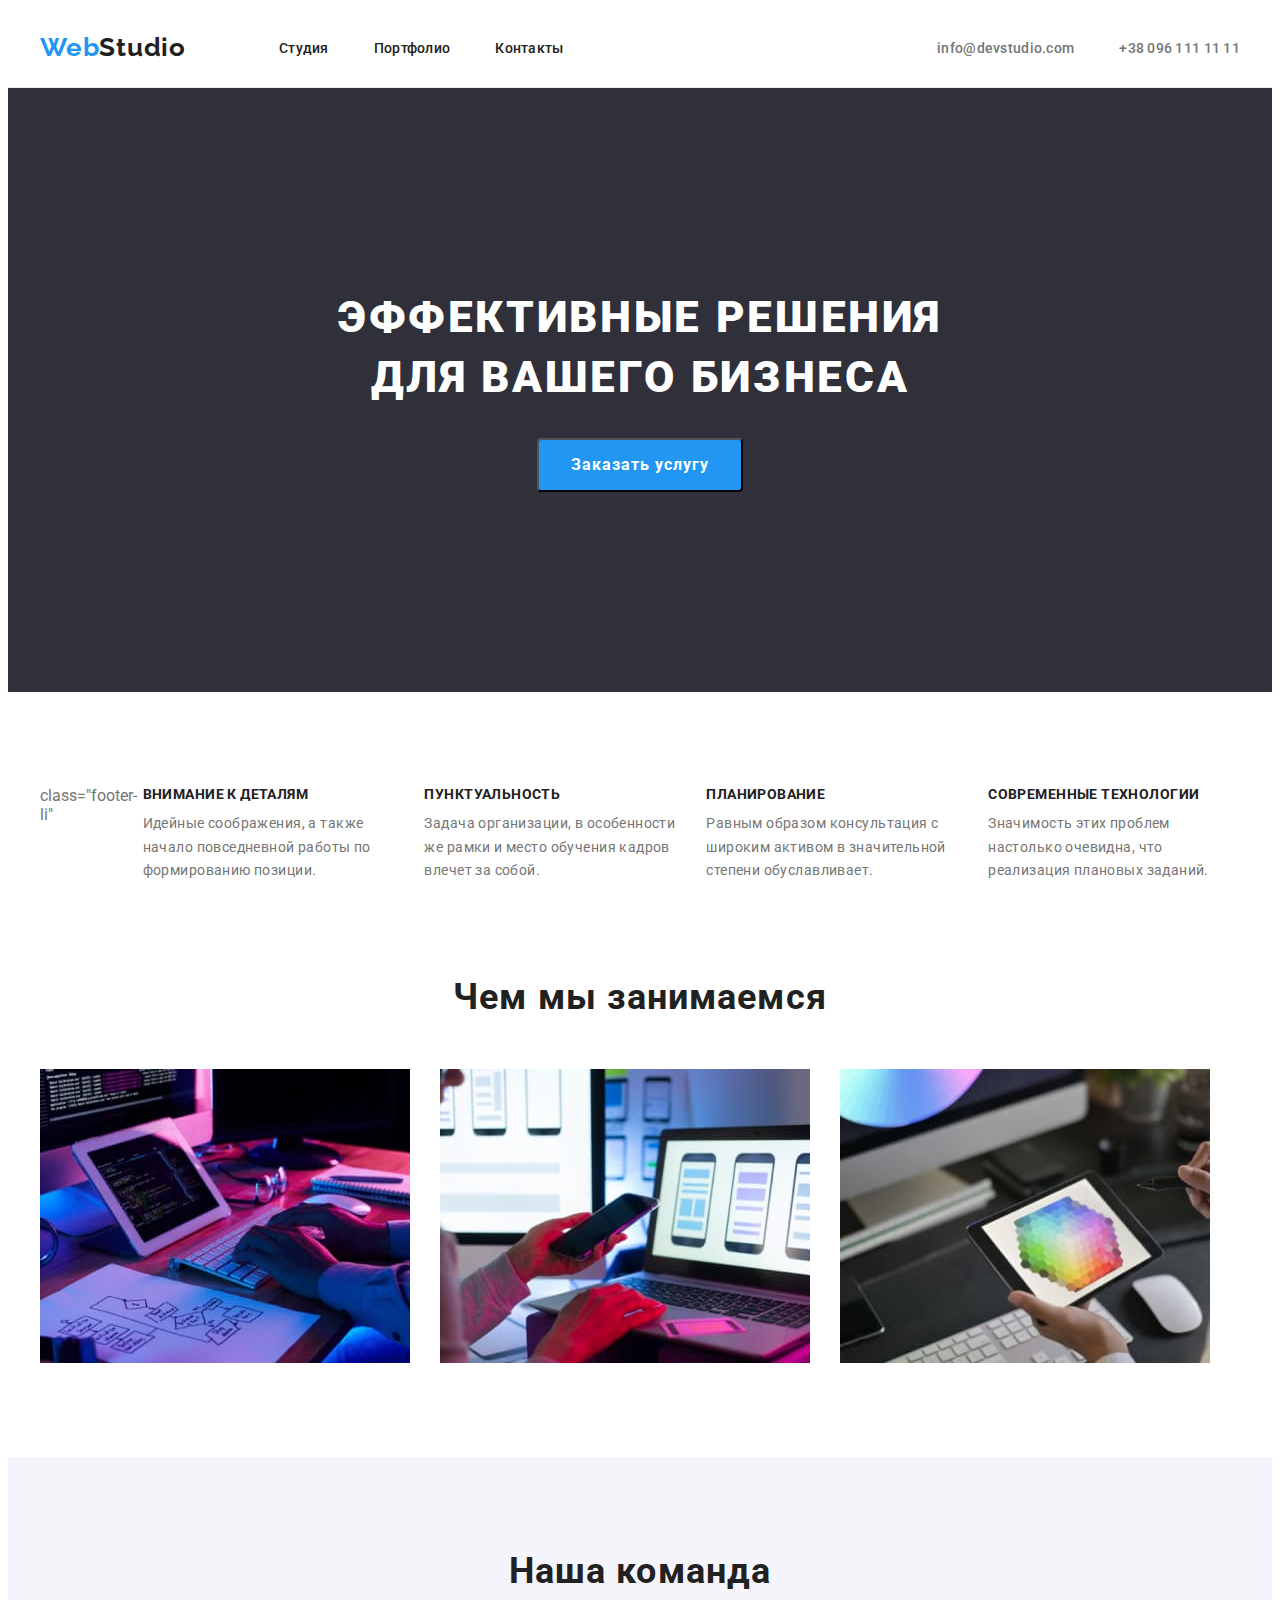
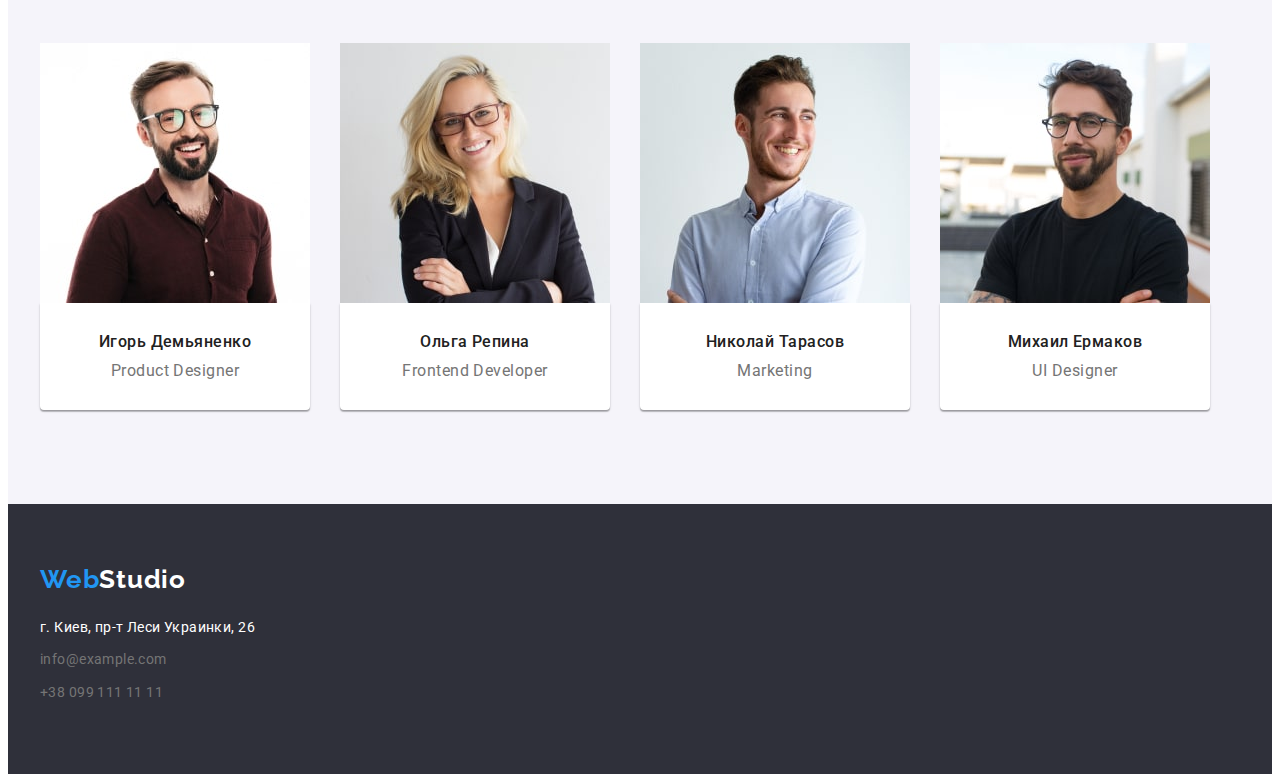
<file: index.html>
<!DOCTYPE html>
<html lang="ru">
  <head>
    <meta charset="UTF-8" />
    <meta http-equiv="X-UA-Compatible" content="IE=edge" />
    <meta name="viewport" content="width=device-width, initial-scale=1.0" />
    <title>WebStudio</title>
    <link rel="preconnect" href="https://fonts.googleapis.com" />
    <link rel="preconnect" href="https://fonts.gstatic.com" crossorigin />
    <link
      href="https://fonts.googleapis.com/css2?family=Raleway:wght@700&family=Roboto:wght@400;500;700;900&display=swap"
      rel="stylesheet"
    />
    <link
      rel="stylesheet"
      href="https://cdnjs.cloudflare.com/ajax/libs/modern-normalize/1.1.0/modern-normalize.min.css"
      integrity="sha512-wpPYUAdjBVSE4KJnH1VR1HeZfpl1ub8YT/NKx4PuQ5NmX2tKuGu6U/JRp5y+Y8XG2tV+wKQpNHVUX03MfMFn9Q=="
      crossorigin="anonymous"
      referrerpolicy="no-referrer"
    />
    <link rel="stylesheet" href="./css/styles.css" />
  </head>
  <body>
    <header class="header">
      <div class="container header-container">
        <nav class="header-navigation">
          <a href="" class="heder-logo link"
            >Web<span class="studio-nav">Studio</span></a>
          <ul class="heder-list">
            <li class="header-item">
              <a class="header-link link" href="">Студия</a>
            </li>
            <li class="header-item">
              <a class="header-link link" href="./portfolio.html">Портфолио</a>
            </li>
            <li class="header-item">
              <a class="header-link link" href="">Контакты</a>
            </li>
          </ul>
        </nav>
          <ul class="heder-list header-connect">
            <li class="header-item">
              <a class="link header-tel" href="mailto:info@devstudio.com"
                >info@devstudio.com</a
              >
            </li>
            <li class="header-item">
              <a class="link header-tel" href="tel:+380961111111"
                >+38 096 111 11 11</a
              >
            </li>
          </ul>
      </div>
    </header>
    <main>
      <section class="section-services">
        <div class="container">
        <h1 class="section-title">Эффективные решения для вашего бизнеса</h1>
        <button class="section-btn" type="button">Заказать услугу</button>
      </div>
      </section>
      <section class="section">
        <div class="container">
        <h2 class="visually-hidden">заголовок</h2>
        <ul class="work-list"> class="footer-li"
          <li class="work-li">
            <h3 class="section-work-title">Внимание к деталям</h3>
            <p class="section-work-text">
              Идейные соображения, а также начало повседневной работы по
              формированию позиции.
            </p>
          </li>
          <li class="work-li">
            <h3 class="section-work-title">Пунктуальность</h3>
            <p class="section-work-text">
              Задача организации, в особенности же рамки и место обучения кадров
              влечет за собой.
            </p>
          </li>
          <li class="work-li">
            <h3 class="section-work-title">Планирование</h3>
            <p class="section-work-text">
              Равным образом консультация с широким активом в значительной
              степени обуславливает.
            </p>
          </li>
          <li class="work-li">
            <h3 class="section-work-title">Современные технологии</h3>
            <p class="section-work-text">
              Значимость этих проблем настолько очевидна, что реализация
              плановых заданий.
            </p>
          </li>
        </ul>
      </div>
      </section>
      <section class="section section-ourwork">
        <div class="container">
        <h2 class="section-ourwork-title">Чем мы занимаемся</h2>
        <ul class="about-list">
          <li class="about-item">
            <img class="about-img"
              src="./images/img1.jpg"
              alt="наша работа"
              width="370"
              height="294"
            />
          </li>
          <li class="about-item">
            <img class="about-img"
              src="./images/img2.jpg"
              alt="наша работа"
              width="370"
              height="294"
            />
          </li>
          <li class="about-item">
            <img class="about-img"
              src="./images/img3.jpg"
              alt="наша работа"
              width="370"
              height="294"
            />
          </li>
        </ul>
        </div>
      </section>
      <section class="section section-team">
        <div class="container">
        <h2 class="section-team-title">Наша команда</h2>
        <ul class="list-team">
          <li class="team-li">
            <img
              src="./images/img1-min.jpg"
              alt="фото сотрудника"
              width="270"
              height="260"about-item
            />
            <div class="team-div">
            <h3 class="section-team-name">Игорь Демьяненко</h3>
            <p class="section-team-text" lang="en">Product Designer</p>
          </div>
          </li>
          <li class="team-li">
            <img
              src="./images/img2-min.jpg"
              alt="фото сотрудника"
              width="270"
              height="260"
            />
            <div class="team-div">
            <h3 class="section-team-name">Ольга Репина</h3>
            <p class="section-team-text" lang="en">Frontend Developer</p>
          </div>
          </li>
          <li class="team-li">
            <img
              src="./images/img3-min.jpg"
              alt="фото сотрудника"
              width="270"
              height="260"
            />
            <div class="team-div">
            <h3 class="section-team-name">Николай Тарасов</h3>
            <p class="section-team-text" lang="en">Marketing</p>
          </div>
          </li>
          <li class="team-li">
            <img
              src="./images/img4-min.jpg"
              alt="фото сотрудника"
              width="270"
              height="260"
            />
            <div class="team-div">
            <h3 class="section-team-name">Михаил Ермаков</h3>
            <p class="section-team-text" lang="en">UI Designer</p>
          </div>
          </li>
        </ul>
      </div>
      </section>
    </div>
  </main>
      <footer class="footer">
        <div class="container">
        <a href="./index.html" class="heder-logo-footer link"
          >Web<span class="studio-footer">Studio</span></a
        >
        <address style="font-style: normal;">
          <ul>
            <li class="footer-li">
              <a
                class="footer-map link"
                href="http://goo.gl/maps/J8RDsRpYymLc4zaT9"
                target="_blank"
                rel="noopener noreferrer"
                >г. Киев, пр-т Леси Украинки, 26</a
              >
            </li>
            <li class="footer-li">
              <a
                class="footer-communication link"
                href="mailto:info@example.com"
                >info@example.com</a
              >
            </li>
            <li class="footer-li">
              <a class="footer-communication link" href="tel:+380991111111"
                >+38 099 111 11 11</a
              >
            </li>
          </ul>
        </address>
      </div>
      </footer>
  </body>
</html>
</file>
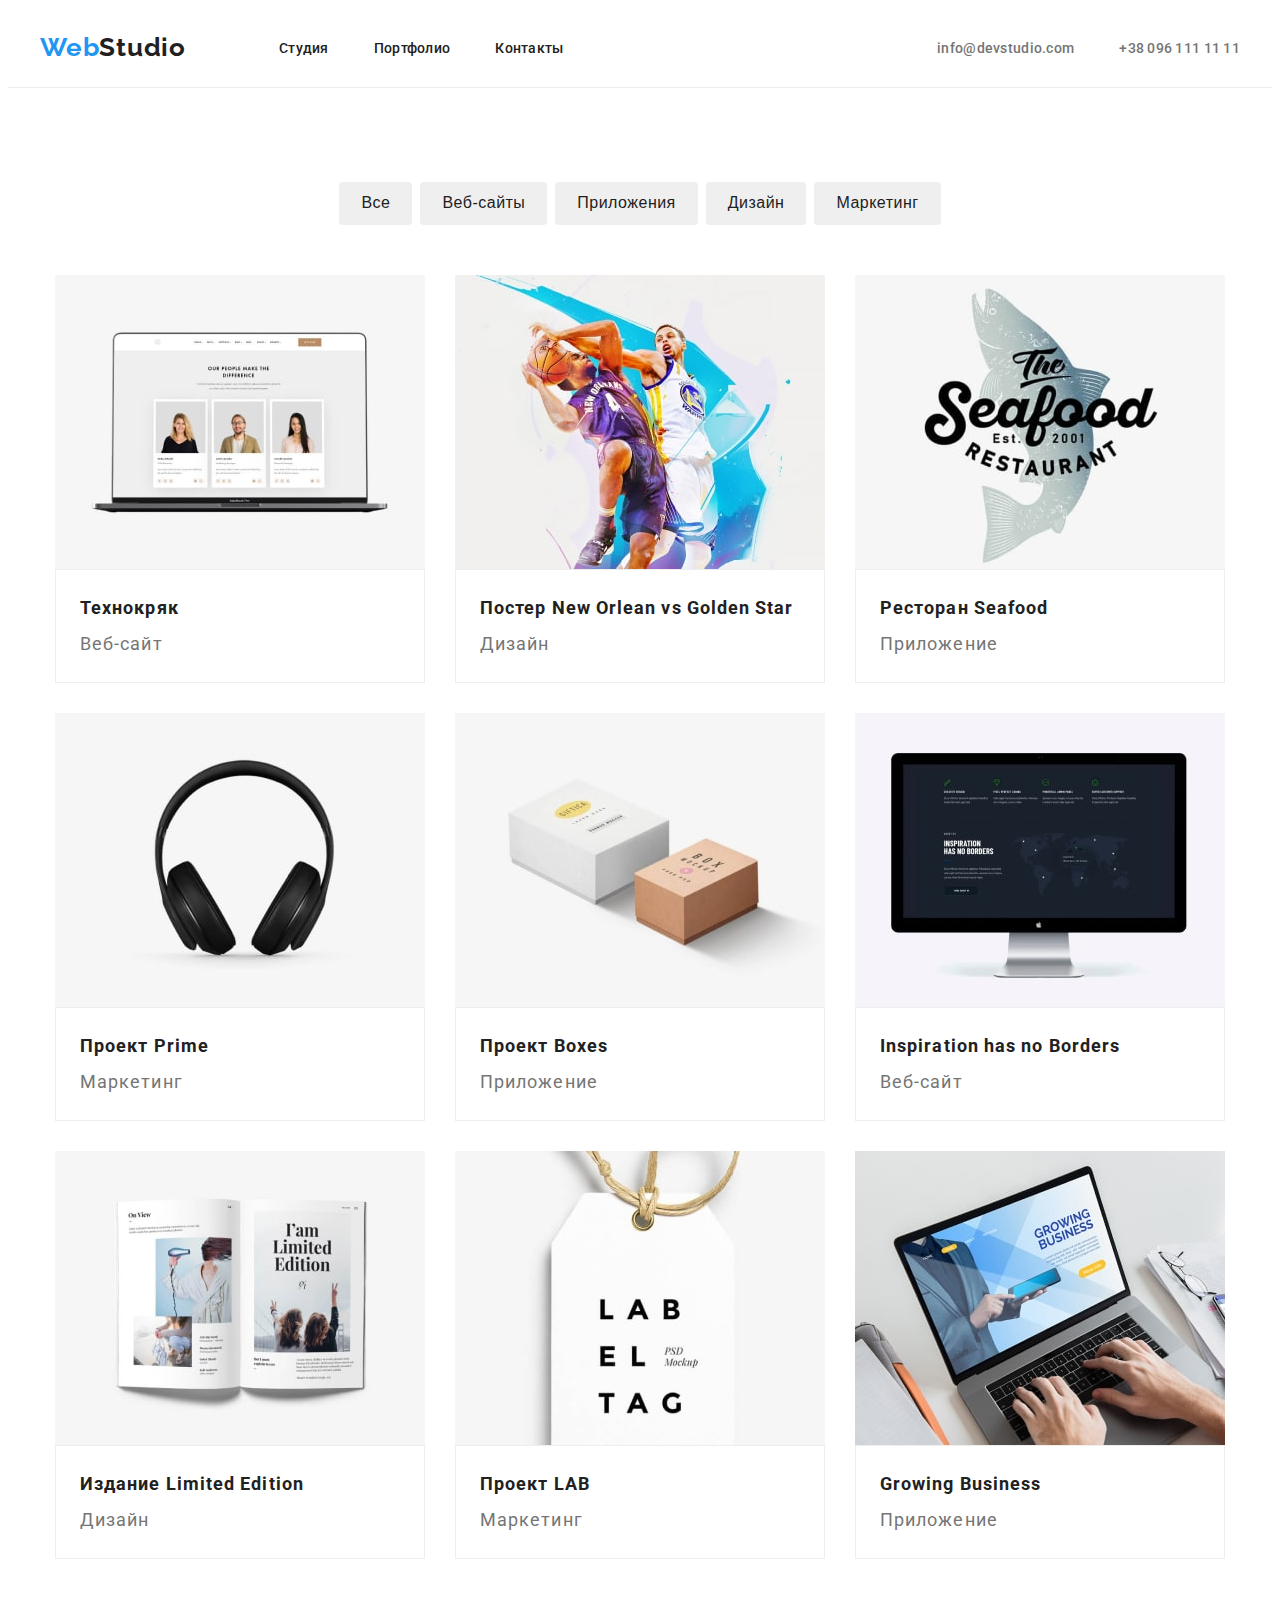
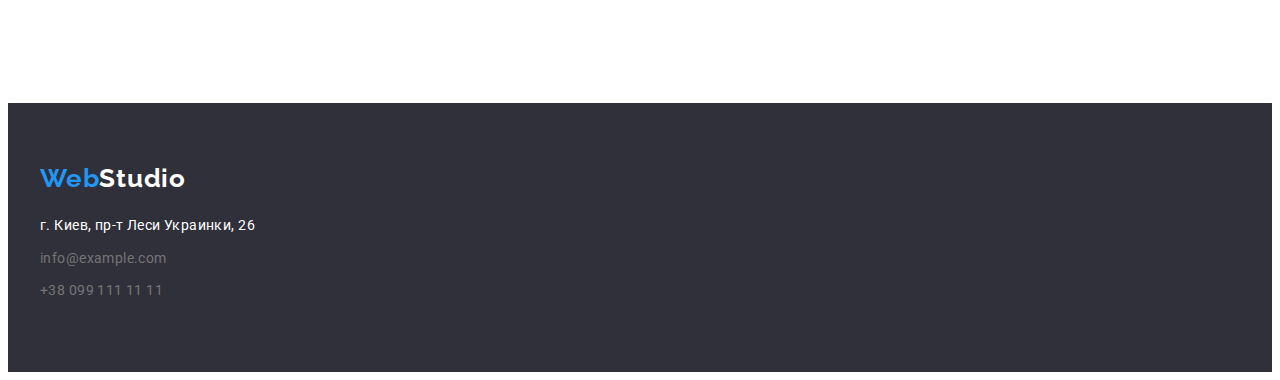
<file: portfolio.html>
<!DOCTYPE html>
<html lang="ru">
  <head>
    <meta charset="UTF-8" />
    <meta http-equiv="X-UA-Compatible" content="IE=edge" />
    <meta name="viewport" content="width=device-width, initial-scale=1.0" />
    <title>WebStudio</title>
    <link rel="preconnect" href="https://fonts.googleapis.com" />
    <link rel="preconnect" href="https://fonts.gstatic.com" crossorigin />
    <link
      href="https://fonts.googleapis.com/css2?family=Raleway:wght@700&family=Roboto:wght@400;500;700;900&display=swap"
      rel="stylesheet"
    />
    <link
      rel="stylesheet"
      href="https://cdnjs.cloudflare.com/ajax/libs/modern-normalize/1.1.0/modern-normalize.min.css"
      integrity="sha512-wpPYUAdjBVSE4KJnH1VR1HeZfpl1ub8YT/NKx4PuQ5NmX2tKuGu6U/JRp5y+Y8XG2tV+wKQpNHVUX03MfMFn9Q=="
      crossorigin="anonymous"
      referrerpolicy="no-referrer"
    />
    <link rel="stylesheet" href="./css/styles.css" />
  </head>
  <body>
    <header class="header">
      <div class="container header-container">
        <nav class="header-navigation">
          <a href="" class="heder-logo link"
            >Web<span class="studio-nav">Studio</span></a>
          <ul class="heder-list">
            <li class="header-item">
              <a class="header-link link" href="./index.html">Студия</a>
            </li>
            <li class="header-item">
              <a class="header-link link" href="./portfolio.html">Портфолио</a>
            </li>
            <li class="header-item">
              <a class="header-link link" href="">Контакты</a>
            </li>
          </ul>
        </nav>
          <ul class="heder-list header-connect">
            <li class="header-item">
              <a class="link header-tel element-tel" href="mailto:info@devstudio.com"
                >info@devstudio.com</a
              >
            </li>
            <li class="header-item">
              <a class="link header-tel" href="tel:+380961111111"
                >+38 096 111 11 11</a
              >
            </li>
          </ul>
      </div>
    </header>
    <main>
      <section class="section">
        <div class="container">
          <h1 class="visually-hidden">portfolio</h1>
          <ul class="portfolio-btn">
            <li class="filter-btn-li">
              <button class="filter-btn" type="button">Все</button>
            </li>
            <li class="filter-btn-li">
              <button class="filter-btn" type="button">Веб-сайты</button>
            </li>
            <li class="filter-btn-li">
              <button class="filter-btn" type="button">Приложения</button>
            </li>
            <li class="filter-btn-li">
              <button class="filter-btn" type="button">Дизайн</button>
            </li>
            <li class="filter-btn-li">
              <button class="filter-btn" type="button">Маркетинг</button>
            </li>
          </ul>
          <ul class="portfolio-ul">
            <li class="work-item">
              <img
                class="works-img"
                src="./images/img11.jpg"
                alt="Технокряк"
                width="370"
                height="294"
              />
              <div class="portfolio-div">
                <h2 class="section-title-portfolio">Технокряк</h2>
                <p class="section-title-portfolio-name">Веб-сайт</p>
              </div>
            </li>
            <li class="work-item">
              <img
                class="works-img"
                src="./images/img22.jpg"
                alt="Постер New Orlean vs Golden Star"
                width="370"
                height="294"
              />
              <div class="portfolio-div">
                <h2 class="section-title-portfolio">
                  Постер New Orlean vs Golden Star
                </h2>
                <p class="section-title-portfolio-name">Дизайн</p>
              </div>
            </li>

            <li class="work-item">
              <img
                class="works-img"
                src="./images/img33.jpg"
                alt="Ресторан Seafood"
                width="370"
                height="294"
              />
              <div class="portfolio-div">
                <h2 class="section-title-portfolio">Ресторан Seafood</h2>
                <p class="section-title-portfolio-name">Приложение</p>
              </div>
            </li>
            <li class="work-item">
              <img
                class="works-img"
                src="./images/img44.jpg"
                alt="Проект Prime"
                width="370"
                height="294"
              />
              <div class="portfolio-div">
                <h2 class="section-title-portfolio">Проект Prime</h2>
                <p class="section-title-portfolio-name">Маркетинг</p>
              </div>
            </li>
            <li class="work-item">
              <img
                class="works-img"
                src="./images/img55.jpg"
                alt="Проект Boxes"
                width="370"
                height="294"
              />
              <div class="portfolio-div">
                <h2 class="section-title-portfolio">Проект Boxes</h2>
                <p class="section-title-portfolio-name">Приложение</p>
              </div>
            </li>
            <li class="work-item">
              <img
                class="works-img"
                src="./images/img66.jpg"
                alt="Inspiration has no Borders"
                width="370"
                height="294"
              />
              <div class="portfolio-div">
                <h2 class="section-title-portfolio" lang="en">
                  Inspiration has no Borders
                </h2>
                <p class="section-title-portfolio-name">Веб-сайт</p>
              </div>
            </li>
            <li class="work-item">
              <img
                class="works-img"
                src="./images/img77.jpg"
                alt="Издание Limited Edition"
                width="370"
                height="294"
              />
              <div class="portfolio-div">
                <h2 class="section-title-portfolio">Издание Limited Edition</h2>
                <p class="section-title-portfolio-name">Дизайн</p>
              </div>
            </li>
            <li class="work-item">
              <img
                class="works-img"
                src="./images/img88.jpg"
                alt="Проект LAB"
                width="370"
                height="294"
              />
              <div class="portfolio-div">
                <h2 class="section-title-portfolio">Проект LAB</h2>
                <p class="section-title-portfolio-name">Маркетинг</p>
              </div>
            </li>
            <li class="work-item">
              <img
                class=""
                works-img
                src="./images/img99.jpg"
                alt="Growing Business"
                width="370"
                height="294"
              />
              <div class="portfolio-div">
                <h2 class="section-title-portfolio">Growing Business</h2>
                <p class="section-title-portfolio-name">Приложение</p>
              </div>
            </li>
          </ul>
        </div>
      </section>
    </main>
    <footer class="footer">
      <div class="container">
        <a href="./index.html" class="heder-logo-footer link"
          >Web<span class="studio-footer">Studio</span></a
        >
        <address style="font-style: normal;">
          <ul>
            <li class="footer-li">
              <a
                class="footer-map link"
                href="http://goo.gl/maps/J8RDsRpYymLc4zaT9"
                target="_blank"
                rel="noopener noreferrer"
                >г. Киев, пр-т Леси Украинки, 26</a
              >
            </li>
            <li class="footer-li">
              <a
                class="footer-communication link"
                href="mailto:info@example.com"
                >info@example.com</a
              >
            </li>
            <li class="footer-li">
              <a class="footer-communication link" href="tel:+380991111111"
                >+38 099 111 11 11</a
              >
            </li>
          </ul>
        </address>
      </div>
    </footer>
  </body>
</html>
</file>
<file: css/styles.css>
:root {
    --main-title-color: #FFFFFF;
    --second-title-color: #212121;
    --main-text-color: #757575;
    --second-text-color: color: rgba(255, 255, 255, 0.6);
    --colored-text: #2196F3;
    --hover-text: #2196F3;
    --main-btn-color: #FFFFFF;
    --second-btn-color: #757575;
    --btn-text-color: #212121;
    --section-servicec-fon: #2F303A;
    --section-work-fon: #E5E5E5;
    --section-our-fon: #E5E5E5;
    --section-team-fon: #F5F4FA;
    --footer-fon: #2F303A;
    --button-text-color: #F5F4FA;
}

p, h1, h2, h3, h4, h5, h6 {
    margin: 0;
}

ul {
    margin: 0;
    padding: 0;
    padding-left: 0em;
    list-style: none;
}


img {
    display: block;
}

.container {
    width: 1200px;
    padding-left: 15px;
    padding-right: 15px;
    margin: 0 auto;
}

.header-container {
    display: flex;
    align-items: center;
}

.header-connect {
    margin-left: auto;
}

.heder-list {
    display: flex;
}

.buton {
    cursor: pointer;
}

body {
    font-family: 'roboto';
    color: var(--main-text-color)
}

.head {
    font-family: 'roboto';
}

.link {
    text-decoration: none;
}


.section {
    padding-top: 94px;
    padding-bottom: 94px;
  }

  .projects-list:htn-chil(4n) {
      pading-right: 0;
  }

/*---------------Logotipe---------------*/

.studio-nav {
    color: var(--second-title-color);
}

.studio-footer {
    color: var(--main-title-color);
}

/*---------------HEADER---------------*/


.header-navigation {
    display: flex;
    align-items: center;
}

.header {
    border-bottom: 1px solid #ECECEC;
}

.heder-logo {
    font-family: Raleway;
    font-weight: 700;
    font-size: 26px;
    line-height: 1.20;
    letter-spacing: 0.03em;
    color: var(--colored-text);
    margin-right: 93px;
    padding-top: 24px;
    padding-bottom: 24px;
}

.header-item:not(:last-child) {
    margin-right: 45px;
}

.header-link {
    font-weight: 500;
    font-size: 14px;
    line-height: 1.15;
    letter-spacing: 0.02em;
    color: var(--second-title-color);
}

.header-link:hover,
.header-link:focus,
.header-link:active {
    color: var(--hover-text);
}
.header-tel {
    font-weight: 500;
    font-size: 14px;
    line-height: 1.15;
    letter-spacing: 0.02em;
    color: var(--main-text-color);
}

.header-tel:hover,
.header-tel:focus {
    color: var(--hover-text);
}


/*---------------section-services---------------*/

.visually-hidden {
    position: absolute;
    clip: rect(0 0 0 0);
    width: 1px;
    height: 1px;
    margin: -1px;
  }

.section-services {
    text-align: center;
    background: var(--section-servicec-fon);
    max-width: 1600px;
    margin-left: auto;
    margin-right: auto;
    padding: 200px 0;
}


.section-title {
    width: 696px;
    margin-top: 0;
    margin-bottom: 30px;
    margin-left: auto;
    margin-right: auto;
    font-weight: 900;
    font-size: 44px;
    line-height: 1.36;
    text-align: center;
    letter-spacing: 0.06em;
    text-transform: uppercase;
    color: #FFFFFF;

}
.section-btn {
    border-radius: 4px;
    padding: 10px 32px;
    display: inline-block;
    font-family: inherit;
    font-weight: 700;
    font-size: 16px;
    line-height: 1.87;
    align-items: center;
    text-align: center;
    letter-spacing: 0.06em;
    color: var(--main-btn-color);
    background: var(--hover-text)
}


.section-btn {
    cursor: pointer;
}

    

/*---------------section-work ---------------*/

.work-list {
    display: flex;
}

.work-li {
    width: 270px;
}
.work-li:not(:first-child) {
    margin-left: 30px;
}

.section-work-title {
    font-weight: 700;
    font-size: 14px;
    line-height: 1.15;
    letter-spacing: 0.03em;
    text-transform: uppercase;
    color: var(--second-title-color);
    margin-bottom: 10px;
}
.section-work-text {
    font-size: 14px;
    line-height: 1.7;
    letter-spacing: 0.03em;
    color: var(--main-text-color);
}

/*---------------section-our-work ---------------*/

.section-ourwork {
    padding-top: 0px;
}

.section-ourwork-title {
    margin-bottom: 50px;
}
.about-list {
    display: flex;
}

.about-item:not(:first-child) {
    margin-left: 30px;
}

img {
    display: block;
    max-width: 100%;
    height: auto;
}

.section-ourwork-title {
    font-weight: 700;
    font-size: 36px;
    line-height: 1.16;
    text-align: center;
    letter-spacing: 0.03em;
    color: var(--second-title-color);
}

/*---------------section-team ---------------*/

.section-team-title {
    margin-bottom: 50px;
}

.list-team {
    display: flex;
}
.section-team {
    background: var(--section-team-fon);
}

.team-li:not(:first-child) {
    margin-left: 30px;
}

.team-div {
    padding-top: 30px;
    padding-bottom: 30px;
    background: #FFFFFF;
    box-shadow: 0px 1px 3px rgba(0, 0, 0, 0.12), 0px 1px 1px rgba(0, 0, 0, 0.14), 0px 2px 1px rgba(0, 0, 0, 0.2);
    border-radius: 0px 0px 4px 4px;
}
.section-team-title {
    font-weight: 700;
    font-size: 36px;
    line-height: 1.16;
    text-align: center;
    letter-spacing: 0.03em;
    color: var(--second-title-color)
}
.section-team-name {
    font-weight: 500;
    font-size: 16px;
    line-height: 1.18;
    text-align: center;
    letter-spacing: 0.03em;
    color: var(--second-title-color);
    margin-bottom: 10px;
}
.section-team-text {
    font-size: 16px;
    line-height: 1.18;
    text-align: center;
    letter-spacing: 0.03em;
    color: var(--main-text-color);
}

/*---------------footer ---------------*/

.heder-logo-footer {
    font-family: Raleway;
    font-weight: 700;
    font-size: 26px;
    line-height: 1.20;
    letter-spacing: 0.03em;
    color: var(--colored-text);
    margin-bottom: 20px;
    display: block;
}

.footer {
    padding: 60px 0px;
    background: var(--footer-fon);
}

.footer-li {
    margin-bottom: 9px;
    display: block;
}

.footer-map {
    font-size: 14px;
    line-height: 1.7;
    letter-spacing: 0.03em;
    color: var(--main-title-color);
}
.footer-communication {
    font-size: 14px;
    line-height: 1.7;
    letter-spacing: 0.03em;
    color: var(--second-text-color);
    margin-top: 10px;
}
.footer-map:hover,
.footer-map:focus {
    color: var(--hover-text);
}

.footer-communication:hover,
.footer-communication:focus {
    color: var(--hover-text);
    margin-top: 10px;
}

/*---------------section-portfolio---------------*/


.portfolio-btn {
    display: flex;
    justify-content: center;
    margin-bottom: 50px;
}
.filter-btn {
    border: transparent;
    border-radius: 4px;
    padding: 6px 22px;
    font-weight: 500;
    font-size: 16px;
    line-height: 1.9;
    align-items: center;
    text-align: center;
    letter-spacing: 0.03em;
    color: var(--second-title-color);
}

.filter-btn:hover,
.filter-btn:focus {
    color: var(--main-btn-color);
    background: var(--hover-text)
}

.filter-btn-li:not(:last-child) {
    margin-right: 8px;
}

.filter-btn {
    cursor: pointer;
}

/*---------------section-portfolio---------------*/


.section-title-portfolio {
    font-weight: bold;
    font-size: 18px;
    line-height: 36px;
    letter-spacing: 0.06em;
    color: #212121;
}

.work-list-p {
    display: flex;
    flex-wrap: wrap;
}

.work-item {
    margin-right: 30px;
    box-sizing: border-box;
    margin-bottom: 30px;

}

.work-item:nth-child(3n) {
    margin-right: 0;
}

.work-item:nth-last-child(-n + 3){
    margin-bottom: 0;
}


.portfolio-div {
    padding: 20px 24px;
    border: 1px solid #EEEEEE;
}

.section-title-portfolio-name {
    font-weight: normal;
    font-size: 18px;
    line-height: 36px;
    letter-spacing: 0.06em;
    color: #757575;
}

.portfolio-ul {
    display: flex;
    flex-wrap: wrap;
    justify-content: center;
    margin-top: 0;
    margin-bottom: 50px;
}
</file>
